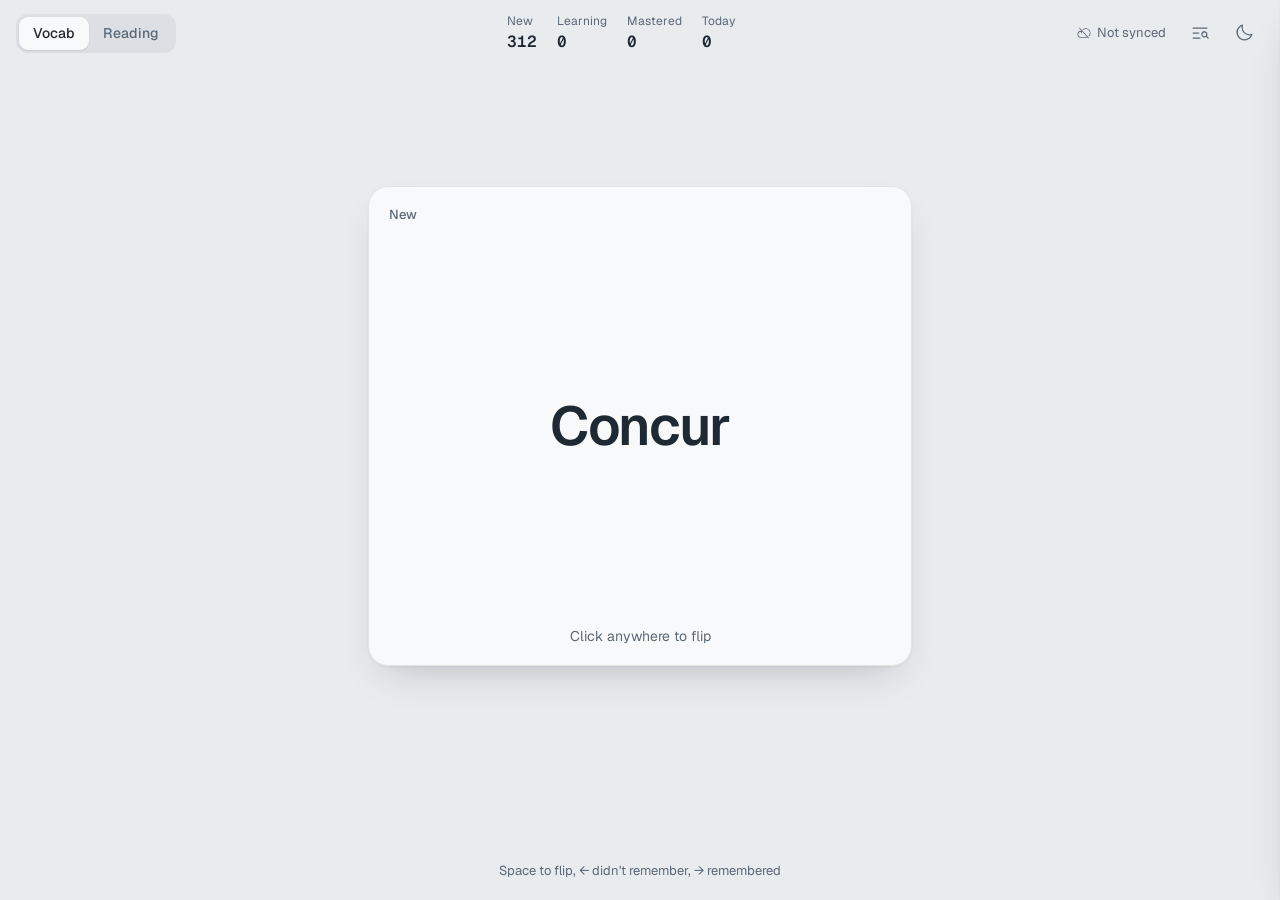
<file: docs/index.html>
<!doctype html>
<html lang="en">
<head>
  <meta charset="utf-8">
  <meta name="viewport" content="width=device-width, initial-scale=1, viewport-fit=cover">
  <title>SAT Vocab</title>
  <meta name="description" content="SAT vocabulary flashcards with spaced repetition.">
  <meta name="theme-color" content="#E9ECEF" media="(prefers-color-scheme: light)">
  <meta name="theme-color" content="#12171C" media="(prefers-color-scheme: dark)">
  <meta name="apple-mobile-web-app-capable" content="yes">
  <meta name="apple-mobile-web-app-title" content="SAT Vocab">
  <meta name="apple-mobile-web-app-status-bar-style" content="default">
  <link rel="manifest" href="manifest.webmanifest">
  <link rel="apple-touch-icon" href="icons/app-180.png">
  <link rel="icon" type="image/png" href="icons/app-192.png">
  <link rel="preload" href="fonts/Geist-Variable.woff2" as="font" type="font/woff2" crossorigin>
  <link rel="stylesheet" href="styles.css">
  <script>
    // Apply the saved theme before first paint to avoid a flash.
    try { const t = localStorage.getItem("satflash.theme"); if (t) document.documentElement.dataset.theme = t; } catch {}
  </script>
</head>
<body>
  <header class="topbar">
    <nav class="sections" aria-label="Sections">
      <a href="./" aria-current="page">Vocab</a>
      <a href="reading.html">Reading</a>
    </nav>
    <dl class="stats" aria-label="Progress">
      <div><dt>New</dt><dd id="stat-new">0</dd></div>
      <div><dt>Learning</dt><dd id="stat-learning">0</dd></div>
      <div><dt>Mastered</dt><dd id="stat-mastered">0</dd></div>
      <div><dt>Today</dt><dd id="stat-today">0</dd></div>
    </dl>
    <div class="actions">
      <button class="sync" id="sync" type="button" aria-label="Sync settings"><span class="icon" id="sync-icon"></span><span id="sync-text" role="status"></span></button>
      <button class="icon-btn" id="open-list" type="button" aria-label="Word list"><span class="icon i-list"></span></button>
      <button class="icon-btn" id="theme-toggle" type="button" aria-label="Toggle dark mode"><span class="icon i-theme"></span></button>
    </div>
  </header>

  <main class="stage">
    <div class="card-slot" id="card-slot">
      <div class="card" id="card" role="button" tabindex="0" aria-label="Flashcard. Activate to flip.">
        <p class="loading" id="loading">Loading words</p>
      </div>
    </div>
  </main>

  <footer class="answers" id="answers">
    <button class="btn btn-miss" id="btn-miss" type="button"><span class="icon i-x"></span>Didn't remember</button>
    <button class="btn btn-hit" id="btn-hit" type="button"><span class="icon i-check"></span>Remembered</button>
    <p class="keys" aria-hidden="true">Space to flip, ← didn't remember, → remembered</p>
  </footer>

  <div class="scrim" id="scrim" hidden></div>
  <aside class="drawer" id="drawer" aria-label="Word list" aria-hidden="true" inert>
    <div class="drawer-head">
      <h2>All words</h2>
      <button class="icon-btn" id="close-list" type="button" aria-label="Close word list"><span class="icon i-x"></span></button>
    </div>
    <div class="search">
      <label for="search-input">Search</label>
      <input id="search-input" type="search" autocomplete="off" spellcheck="false" placeholder="Type a word">
    </div>
    <p class="list-count" id="list-count"></p>
    <ul class="word-list" id="word-list"></ul>
    <div class="drawer-foot">
      <button class="btn-quiet" id="open-reset" type="button"><span class="icon i-reset"></span>Reset progress</button>
    </div>
  </aside>

  <dialog class="modal preview" id="preview" aria-label="Word preview">
    <div class="card" id="preview-card" role="button" tabindex="0" aria-label="Flashcard. Activate to flip."></div>
    <button class="btn btn-plain" id="close-preview" type="button">Close</button>
  </dialog>

  <dialog class="modal confirm" id="confirm-reset" aria-labelledby="reset-title">
    <h2 id="reset-title">Reset all progress?</h2>
    <p>Every word goes back to new. This clears progress on every synced device.</p>
    <div class="confirm-actions">
      <button class="btn btn-plain" id="cancel-reset" type="button">Cancel</button>
      <button class="btn btn-miss" id="do-reset" type="button">Reset</button>
    </div>
  </dialog>

  <dialog class="modal sync-setup" id="sync-dialog" aria-labelledby="sync-title">
    <h2 id="sync-title">Sync with GitHub</h2>
    <div id="sync-disconnected">
      <p>Progress is saved on this device. To share it between your Mac and iPhone, connect a GitHub token that can only edit your gists. Do this once on each device.</p>
      <ol>
        <li><a href="https://github.com/settings/tokens/new?scopes=gist&amp;description=SAT%20Vocab%20sync" target="_blank" rel="noopener">Create a token</a> (gist is already ticked). Set Expiration to "No expiration", then press Generate.</li>
        <li>Copy the token and paste it here.</li>
      </ol>
      <label for="token-input">GitHub token</label>
      <input id="token-input" type="password" autocomplete="off" spellcheck="false" placeholder="ghp_">
      <p class="form-error" id="token-error" hidden></p>
      <div class="confirm-actions">
        <button class="btn btn-plain" type="button" data-close>Cancel</button>
        <button class="btn btn-hit" id="connect-sync" type="button">Connect</button>
      </div>
    </div>
    <div id="sync-connected" hidden>
      <p id="sync-detail"></p>
      <div class="confirm-actions">
        <button class="btn btn-plain" id="disconnect-sync" type="button">Disconnect</button>
        <button class="btn btn-plain" id="sync-now" type="button">Sync now</button>
        <button class="btn btn-hit" type="button" data-close>Done</button>
      </div>
    </div>
  </dialog>

  <script type="module" src="app.js"></script>
</body>
</html>
</file>
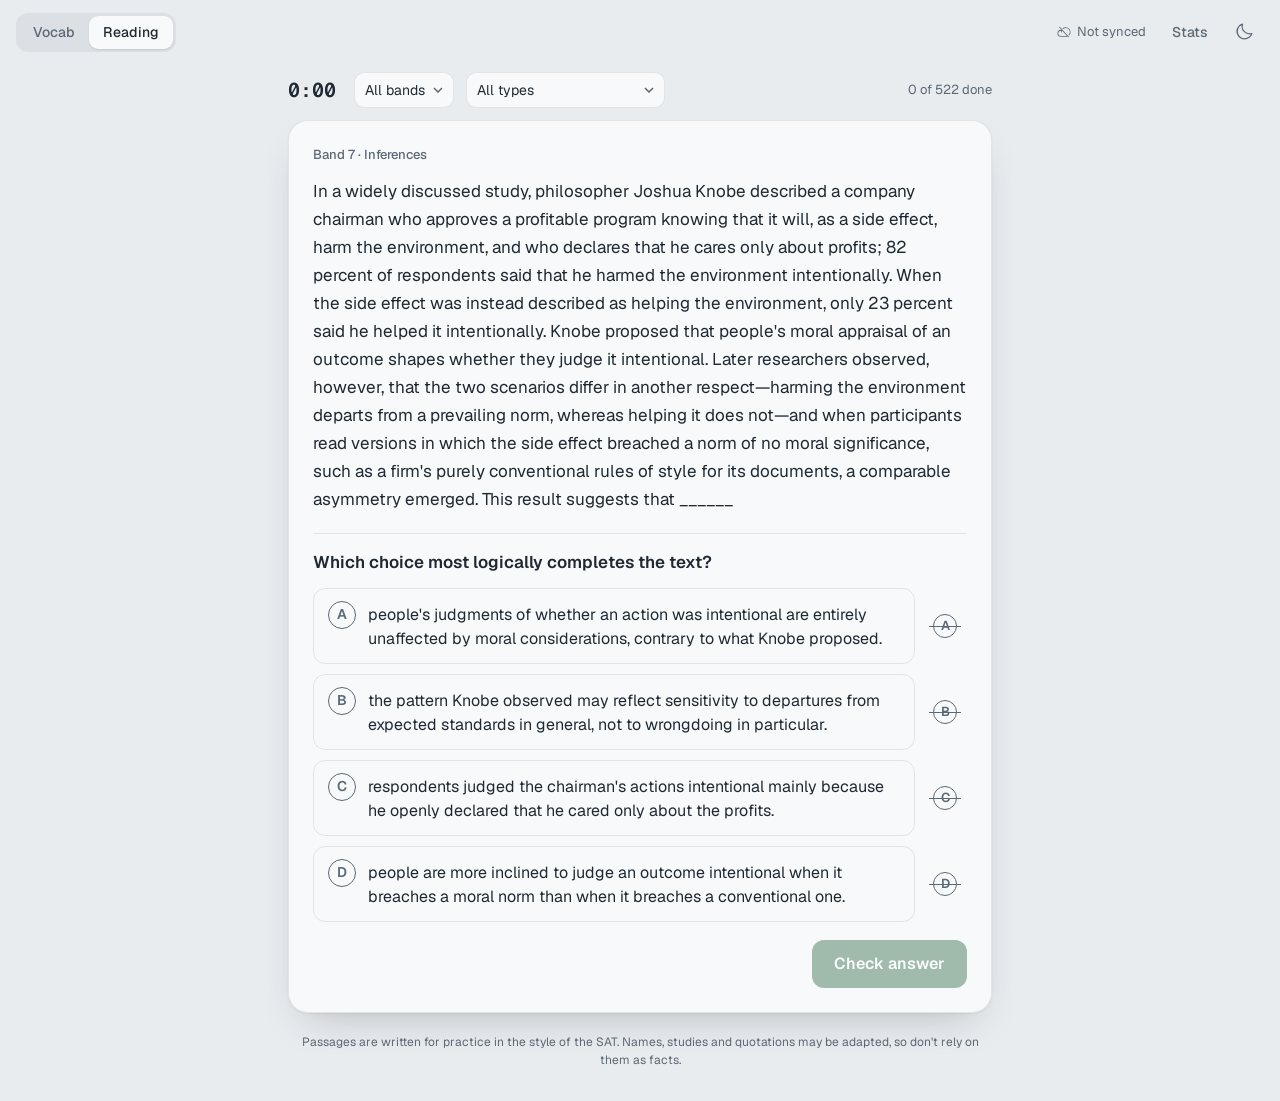
<file: docs/reading.html>
<!doctype html>
<html lang="en">
<head>
  <meta charset="utf-8">
  <meta name="viewport" content="width=device-width, initial-scale=1, viewport-fit=cover">
  <title>SAT Reading</title>
  <meta name="description" content="SAT reading practice questions with explanations.">
  <meta name="theme-color" content="#E9ECEF" media="(prefers-color-scheme: light)">
  <meta name="theme-color" content="#12171C" media="(prefers-color-scheme: dark)">
  <meta name="apple-mobile-web-app-capable" content="yes">
  <meta name="apple-mobile-web-app-title" content="SAT Vocab">
  <meta name="apple-mobile-web-app-status-bar-style" content="default">
  <link rel="manifest" href="manifest.webmanifest">
  <link rel="apple-touch-icon" href="icons/app-180.png">
  <link rel="icon" type="image/png" href="icons/app-192.png">
  <link rel="preload" href="fonts/Geist-Variable.woff2" as="font" type="font/woff2" crossorigin>
  <link rel="stylesheet" href="styles.css">
  <script>
    try { const t = localStorage.getItem("satflash.theme"); if (t) document.documentElement.dataset.theme = t; } catch {}
  </script>
</head>
<body class="reading-page">
  <header class="topbar">
    <nav class="sections" aria-label="Sections">
      <a href="./">Vocab</a>
      <a href="reading.html" aria-current="page">Reading</a>
    </nav>
    <div class="actions">
      <button class="sync" id="sync" type="button" aria-label="Sync settings"><span class="icon" id="sync-icon"></span><span id="sync-text" role="status"></span></button>
      <button class="icon-btn text-btn" id="toggle-stats" type="button" aria-pressed="false">Stats</button>
      <button class="icon-btn" id="theme-toggle" type="button" aria-label="Toggle dark mode"><span class="icon i-theme"></span></button>
    </div>
  </header>

  <main class="reading">
    <section id="practice-view" aria-label="Practice">
      <div class="r-toolbar">
        <p class="r-timer" id="timer" aria-label="Time on this question">0:00</p>
        <label class="r-filter">
          <span class="visually-hidden">Difficulty band</span>
          <select id="band-filter">
            <option value="all">All bands</option>
            <option value="band7">Band 7</option>
            <option value="band6">Band 6</option>
            <option value="older">Older set</option>
          </select>
        </label>
        <label class="r-filter">
          <span class="visually-hidden">Question type</span>
          <select id="type-filter">
            <option value="all">All types</option>
            <option value="central-ideas">Central ideas and details</option>
            <option value="inferences">Inferences</option>
            <option value="textual-evidence">Textual evidence</option>
            <option value="quantitative">Graphs and tables</option>
            <option value="words-in-context">Words in context</option>
            <option value="structure-purpose">Structure and purpose</option>
            <option value="cross-text">Paired texts</option>
            <option value="rhetorical-synthesis">Rhetorical synthesis</option>
            <option value="transitions">Transitions</option>
          </select>
        </label>
        <p class="r-count" id="done-count"></p>
      </div>
      <article class="r-card" id="question"><p class="r-loading">Loading questions</p></article>
    </section>

    <section id="stats-view" aria-label="Statistics" hidden>
      <h2 class="visually-hidden">Statistics</h2>
      <div class="r-tiles" id="stat-tiles"></div>
      <h3 class="r-h3">Accuracy by band (all time)</h3>
      <div class="r-types" id="stat-bands"></div>
      <h3 class="r-h3">Accuracy by type (all time)</h3>
      <div class="r-types" id="stat-types"></div>
      <h3 class="r-h3">Time per question</h3>
      <div class="r-chart-head">
        <label class="r-filter">
          <span class="visually-hidden">Question type shown in the chart</span>
          <select id="chart-type"></select>
        </label>
        <p class="r-chart-key"><span class="key-dot ok" aria-hidden="true"></span>Right <span class="key-dot bad" aria-hidden="true"></span>Wrong <span class="key-avg" aria-hidden="true"></span>Average</p>
      </div>
      <div class="r-chart" id="time-chart"></div>
      <h3 class="r-h3">History</h3>
      <ul class="r-history" id="history"></ul>
    </section>

    <section id="review-view" aria-label="Past question" hidden>
      <button class="btn-quiet" id="back-to-stats" type="button">← Back to stats</button>
      <article class="r-card" id="review"></article>
    </section>

    <p class="r-disclaimer">Passages are written for practice in the style of the SAT. Names, studies and quotations may be adapted, so don't rely on them as facts.</p>
  </main>

  <button class="hl-pop" id="hl-pop" type="button" hidden>Highlight</button>

  <dialog class="modal note-dialog" id="note-dialog" aria-labelledby="note-title">
    <h2 id="note-title">Note</h2>
    <blockquote id="note-quote"></blockquote>
    <label for="note-input" class="visually-hidden">Note</label>
    <textarea id="note-input" rows="4" placeholder="Write a note for yourself"></textarea>
    <div class="confirm-actions">
      <button class="btn btn-plain" id="remove-highlight" type="button">Remove highlight</button>
      <button class="btn btn-plain" type="button" data-close>Cancel</button>
      <button class="btn btn-hit" id="save-note" type="button">Save</button>
    </div>
  </dialog>

  <dialog class="modal sync-setup" id="sync-dialog" aria-labelledby="sync-title">
    <h2 id="sync-title">Sync with GitHub</h2>
    <div id="sync-disconnected">
      <p>Your reading history is saved on this device. To share it between your Mac and iPhone, connect a GitHub token that can only edit your gists. It's the same token as the vocab cards, so if you've connected there on this device, you're already set.</p>
      <ol>
        <li><a href="https://github.com/settings/tokens/new?scopes=gist&amp;description=SAT%20Vocab%20sync" target="_blank" rel="noopener">Create a token</a> (gist is already ticked). Set Expiration to "No expiration", then press Generate.</li>
        <li>Copy the token and paste it here.</li>
      </ol>
      <label for="token-input">GitHub token</label>
      <input id="token-input" type="password" autocomplete="off" spellcheck="false" placeholder="ghp_">
      <p class="form-error" id="token-error" hidden></p>
      <div class="confirm-actions">
        <button class="btn btn-plain" type="button" data-close>Cancel</button>
        <button class="btn btn-hit" id="connect-sync" type="button">Connect</button>
      </div>
    </div>
    <div id="sync-connected" hidden>
      <p id="sync-detail"></p>
      <div class="confirm-actions">
        <button class="btn btn-plain" id="disconnect-sync" type="button">Disconnect</button>
        <button class="btn btn-plain" id="sync-now" type="button">Sync now</button>
        <button class="btn btn-hit" type="button" data-close>Done</button>
      </div>
    </div>
  </dialog>

  <script type="module" src="reading.js"></script>
</body>
</html>
</file>
<file: docs/styles.css>
@font-face {
  font-family: "Geist";
  src: url("fonts/Geist-Variable.woff2") format("woff2");
  font-weight: 100 900;
  font-display: swap;
}
@font-face {
  font-family: "Geist Mono";
  src: url("fonts/GeistMono-Variable.woff2") format("woff2");
  font-weight: 100 900;
  font-display: swap;
}

/* Terracotta + Slate. Button fills are a shade deeper than the accent so white
   labels pass WCAG AA (4.95:1 and 5.84:1). */
:root {
  color-scheme: light;
  --bg: #E9ECEF;
  --surface: #F8F9FA;
  --text: #1F2933;
  --muted: #5B6876;
  --accent: #C4552D;
  --accent-text: #A8482A;
  --line: rgb(31 41 51 / 0.1);
  --hover: rgb(31 41 51 / 0.06);
  --miss: #B5532F;
  --hit: #37704F;
  --hit-text: #2F6346;
  --shadow: 0 1px 2px rgb(31 41 51 / 0.06), 0 18px 40px -18px rgb(31 41 51 / 0.28);
  --scrim: rgb(18 23 28 / 0.4);
  --highlight: rgb(237 161 0 / 0.32);
  --s1: #2a78d6;
  --s2: #eb6834;
  --s3: #1baf7a;
  --s4: #eda100;

  --ease-out: cubic-bezier(0.23, 1, 0.32, 1);
  --ease-in-out: cubic-bezier(0.77, 0, 0.175, 1);
  --ease-drawer: cubic-bezier(0.32, 0.72, 0, 1);
  --radius-card: 20px;
  --radius-control: 12px;
}

@media (prefers-color-scheme: dark) {
  :root:not([data-theme="light"]) {
    color-scheme: dark;
    --bg: #12171C;
    --surface: #1B2229;
    --text: #E4E7EB;
    --muted: #9AA5B1;
    --accent: #D9693F;
    --accent-text: #E07B55;
    --line: rgb(228 231 235 / 0.1);
    --hover: rgb(228 231 235 / 0.06);
    --hit-text: #6FB58F;
    --shadow: 0 1px 2px rgb(0 0 0 / 0.3), 0 18px 40px -18px rgb(0 0 0 / 0.6);
    --scrim: rgb(5 8 11 / 0.6);
    --highlight: rgb(201 133 0 / 0.38);
    --s1: #3987e5;
    --s2: #d95926;
    --s3: #199e70;
    --s4: #c98500;
  }
}
:root[data-theme="dark"] {
  color-scheme: dark;
  --bg: #12171C;
  --surface: #1B2229;
  --text: #E4E7EB;
  --muted: #9AA5B1;
  --accent: #D9693F;
  --accent-text: #E07B55;
  --line: rgb(228 231 235 / 0.1);
  --hover: rgb(228 231 235 / 0.06);
  --hit-text: #6FB58F;
  --shadow: 0 1px 2px rgb(0 0 0 / 0.3), 0 18px 40px -18px rgb(0 0 0 / 0.6);
  --scrim: rgb(5 8 11 / 0.6);
  --highlight: rgb(201 133 0 / 0.38);
  --s1: #3987e5;
  --s2: #d95926;
  --s3: #199e70;
  --s4: #c98500;
}

*, *::before, *::after { box-sizing: border-box; }

html, body { margin: 0; height: 100%; }

body {
  min-height: 100dvh;
  display: grid;
  grid-template-rows: auto 1fr auto;
  background: var(--bg);
  color: var(--text);
  font-family: "Geist", system-ui, -apple-system, sans-serif;
  font-size: 16px;
  line-height: 1.5;
  -webkit-font-smoothing: antialiased;
  -webkit-tap-highlight-color: transparent;
  padding: env(safe-area-inset-top) env(safe-area-inset-right) env(safe-area-inset-bottom) env(safe-area-inset-left);
}

button, input { font: inherit; color: inherit; }
button { cursor: pointer; }
h2 { margin: 0; font-size: 1.125rem; font-weight: 600; letter-spacing: -0.01em; }

/* Icons: Phosphor SVGs used as masks so they take the current text color. */
.icon {
  display: inline-block;
  width: 1.15em;
  height: 1.15em;
  flex: none;
  background: currentColor;
  -webkit-mask: center / contain no-repeat;
  mask: center / contain no-repeat;
}
.i-x { -webkit-mask-image: url("icons/x.svg"); mask-image: url("icons/x.svg"); }
.i-check { -webkit-mask-image: url("icons/check.svg"); mask-image: url("icons/check.svg"); }
.i-list { -webkit-mask-image: url("icons/list-magnifying-glass.svg"); mask-image: url("icons/list-magnifying-glass.svg"); }
.i-reset { -webkit-mask-image: url("icons/arrow-counter-clockwise.svg"); mask-image: url("icons/arrow-counter-clockwise.svg"); }
.i-cloud-ok { -webkit-mask-image: url("icons/cloud-check.svg"); mask-image: url("icons/cloud-check.svg"); }
.i-cloud-off { -webkit-mask-image: url("icons/cloud-slash.svg"); mask-image: url("icons/cloud-slash.svg"); }
.i-theme { -webkit-mask-image: url("icons/moon.svg"); mask-image: url("icons/moon.svg"); }
:root[data-theme="dark"] .i-theme { -webkit-mask-image: url("icons/sun.svg"); mask-image: url("icons/sun.svg"); }
@media (prefers-color-scheme: dark) {
  :root:not([data-theme="light"]) .i-theme { -webkit-mask-image: url("icons/sun.svg"); mask-image: url("icons/sun.svg"); }
}

:focus-visible { outline: 2px solid var(--accent); outline-offset: 2px; }

/* Top bar */
.topbar {
  display: flex;
  flex-wrap: wrap;
  align-items: center;
  justify-content: space-between;
  gap: 8px 12px;
  padding: 12px 16px;
}

/* Vocab | Reading switch */
.sections {
  display: inline-flex;
  padding: 3px;
  border-radius: var(--radius-control);
  background: var(--hover);
}
.sections a {
  padding: 6px 14px;
  border-radius: 9px;
  color: var(--muted);
  font-size: 0.875rem;
  font-weight: 500;
  text-decoration: none;
  transition: background-color 150ms ease, color 150ms ease;
}
.sections a[aria-current="page"] { background: var(--surface); color: var(--text); box-shadow: 0 1px 2px rgb(31 41 51 / 0.12); }
@media (hover: hover) and (pointer: fine) {
  .sections a:not([aria-current]):hover { color: var(--text); }
}
@media (max-width: 600px) {
  body:not(.reading-page) .sections { order: -1; width: 100%; }
  body:not(.reading-page) .sections a { flex: 1; text-align: center; }
}
.stats { display: flex; gap: 20px; margin: 0; }
.stats div { display: flex; flex-direction: column; }
.stats dt { font-size: 0.75rem; color: var(--muted); }
.stats dd {
  margin: 0;
  font-family: "Geist Mono", ui-monospace, monospace;
  font-size: 1rem;
  font-weight: 600;
  font-variant-numeric: tabular-nums;
}
.actions { display: flex; align-items: center; gap: 4px; }

.icon-btn, .sync {
  display: inline-flex;
  align-items: center;
  justify-content: center;
  gap: 6px;
  height: 40px;
  min-width: 40px;
  padding: 0 10px;
  border: 0;
  border-radius: var(--radius-control);
  background: transparent;
  color: var(--muted);
  transition: background-color 150ms ease, scale 160ms ease-out;
}
.icon-btn .icon { width: 20px; height: 20px; }
.sync { font-size: 0.8125rem; }
.icon-btn:active, .sync:active { scale: 0.97; }
@media (hover: hover) and (pointer: fine) {
  .icon-btn:hover, .sync:hover { background: var(--hover); color: var(--text); }
}

/* Card */
.stage {
  display: grid;
  place-items: center;
  padding: 8px 16px;
  min-height: 0;
}
.card-slot {
  width: min(100%, 34rem);
  height: min(100%, 30rem);
  min-height: 18rem;
  perspective: 1400px;
}
.card {
  position: relative;
  width: 100%;
  height: 100%;
  cursor: pointer;
  border-radius: var(--radius-card);
  user-select: none;
  -webkit-user-select: none;
  outline: none;
}
.card-inner {
  position: absolute;
  inset: 0;
  transform-style: preserve-3d;
  transition: transform 420ms var(--ease-in-out);
}
.card[data-flipped] .card-inner { transform: rotateY(180deg); }
.card.no-anim .card-inner, .card.no-anim .face { transition: none; }

.face {
  position: absolute;
  inset: 0;
  border-radius: var(--radius-card);
  background: var(--surface);
  border: 1px solid var(--line);
  box-shadow: var(--shadow);
  backface-visibility: hidden;
  -webkit-backface-visibility: hidden;
  overflow: hidden;
}
.card:focus-visible .face { outline: 2px solid var(--accent); outline-offset: 3px; }
@media (hover: hover) and (pointer: fine) {
  .card:hover .face { border-color: rgb(196 85 45 / 0.35); }
}

.front {
  display: grid;
  place-items: center;
  padding: 56px 24px;
}
.front .word {
  margin: 0;
  font-size: clamp(2.1rem, 8vw, 3.4rem);
  font-weight: 600;
  letter-spacing: -0.025em;
  line-height: 1.1;
  text-align: center;
  overflow-wrap: anywhere;
}
.front .tag {
  position: absolute;
  top: 18px;
  left: 20px;
  font-size: 0.8125rem;
  font-weight: 500;
  color: var(--muted);
}
.front .tag[data-kind="again"] { color: var(--accent-text); }
.front .hint {
  position: absolute;
  bottom: 18px;
  left: 0;
  right: 0;
  text-align: center;
  font-size: 0.875rem;
  color: var(--muted);
}

.back { transform: rotateY(180deg); }
.back-scroll {
  height: 100%;
  overflow-y: auto;
  overscroll-behavior: contain;
  padding: 24px 24px 28px;
}
.back .word { margin: 0 0 18px; font-size: 1.5rem; font-weight: 600; letter-spacing: -0.015em; line-height: 1.2; }
.back dl { margin: 0; display: grid; gap: 16px; }
.back dt { font-size: 0.8125rem; font-weight: 500; color: var(--muted); margin-bottom: 2px; }
.back dd { margin: 0; font-size: 1.0625rem; line-height: 1.55; }
.back dd.example { font-style: italic; }
.back .synonyms { color: var(--accent-text); font-weight: 500; }

.loading, .error {
  position: absolute;
  inset: 0;
  display: grid;
  place-items: center;
  margin: 0;
  padding: 24px;
  text-align: center;
  color: var(--muted);
}
.error { color: var(--accent-text); }

/* Answer buttons */
.answers {
  display: grid;
  grid-template-columns: 1fr 1fr;
  gap: 12px;
  width: min(100%, 34rem);
  margin: 0 auto;
  padding: 8px 16px 20px;
}
.btn {
  display: inline-flex;
  align-items: center;
  justify-content: center;
  gap: 8px;
  height: 52px;
  padding: 0 16px;
  border: 0;
  border-radius: var(--radius-control);
  font-weight: 600;
  white-space: nowrap;
  color: #fff;
  transition: opacity 200ms var(--ease-out), translate 200ms var(--ease-out), scale 160ms ease-out, filter 150ms ease;
}
.btn:active { scale: 0.97; }
.btn-miss { background: var(--miss); }
.btn-hit { background: var(--hit); transition-delay: 40ms, 40ms, 0ms, 0ms; }
.btn-plain { background: var(--hover); color: var(--text); }
@media (hover: hover) and (pointer: fine) {
  .btn:hover { filter: brightness(1.06); }
}
.answers:not([data-revealed]) .btn { opacity: 0; translate: 0 8px; }
.answers:not([data-revealed]) .btn-hit { transition-delay: 0ms; }

.keys {
  display: none;
  grid-column: 1 / -1;
  margin: 2px 0 0;
  text-align: center;
  font-size: 0.8125rem;
  color: var(--muted);
}
@media (hover: hover) and (pointer: fine) {
  .keys { display: block; }
}

/* Word list drawer */
.scrim {
  position: fixed;
  inset: 0;
  background: var(--scrim);
  opacity: 0;
  pointer-events: none;
  transition: opacity 200ms ease;
}
.scrim.open { opacity: 1; pointer-events: auto; }
.scrim[hidden] { display: block; }

.drawer {
  position: fixed;
  top: 0;
  right: 0;
  bottom: 0;
  width: min(26rem, 100vw);
  display: grid;
  grid-template-rows: auto auto auto 1fr auto;
  background: var(--surface);
  border-left: 1px solid var(--line);
  box-shadow: var(--shadow);
  padding: env(safe-area-inset-top) env(safe-area-inset-right) env(safe-area-inset-bottom) 0;
  transform: translateX(100%);
  transition: transform 300ms var(--ease-drawer);
}
.drawer.open { transform: translateX(0); }
.drawer-head { display: flex; align-items: center; justify-content: space-between; padding: 16px 12px 8px 20px; }
.search { display: grid; gap: 6px; padding: 0 20px 8px; }
.search label, .sync-setup label { font-size: 0.8125rem; font-weight: 500; color: var(--muted); }
input[type="search"], input[type="password"] {
  height: 44px;
  width: 100%;
  padding: 0 12px;
  border: 1px solid var(--line);
  border-radius: var(--radius-control);
  background: var(--bg);
  font-size: 1rem;
}
input::placeholder { color: var(--muted); opacity: 1; }
input:focus-visible { outline: 2px solid var(--accent); outline-offset: 0; border-color: transparent; }
.list-count { margin: 0; padding: 4px 20px 8px; font-size: 0.8125rem; color: var(--muted); }

.word-list {
  list-style: none;
  margin: 0;
  padding: 0 8px 12px;
  overflow-y: auto;
  overscroll-behavior: contain;
}
.word-list button {
  display: grid;
  grid-template-columns: 1fr auto;
  align-items: baseline;
  gap: 2px 12px;
  width: 100%;
  padding: 10px 12px;
  border: 0;
  border-radius: var(--radius-control);
  background: transparent;
  text-align: left;
  transition: background-color 150ms ease;
}
@media (hover: hover) and (pointer: fine) {
  .word-list button:hover { background: var(--hover); }
}
.word-list .w { font-weight: 600; }
.word-list .m {
  grid-column: 1 / -1;
  font-size: 0.875rem;
  color: var(--muted);
  overflow: hidden;
  text-overflow: ellipsis;
  white-space: nowrap;
}
.word-list .status { font-size: 0.8125rem; font-weight: 500; color: var(--muted); }
.word-list .status[data-s="learning"] { color: var(--accent-text); }
.word-list .status[data-s="mastered"] { color: var(--hit-text); }
.empty { padding: 24px 12px; color: var(--muted); text-align: center; }

.drawer-foot { padding: 8px 12px 12px; border-top: 1px solid var(--line); }
.btn-quiet {
  display: inline-flex;
  align-items: center;
  gap: 8px;
  height: 40px;
  padding: 0 12px;
  border: 0;
  border-radius: var(--radius-control);
  background: transparent;
  color: var(--accent-text);
  font-weight: 500;
  transition: background-color 150ms ease, scale 160ms ease-out;
}
.btn-quiet:active { scale: 0.97; }
@media (hover: hover) and (pointer: fine) {
  .btn-quiet:hover { background: var(--hover); }
}

/* Dialogs */
.modal {
  width: min(28rem, calc(100vw - 32px));
  padding: 24px;
  border: 1px solid var(--line);
  border-radius: var(--radius-card);
  background: var(--surface);
  color: var(--text);
  box-shadow: var(--shadow);
}
.modal::backdrop { background: var(--scrim); }
.modal[open] { animation: pop-in 200ms var(--ease-out); }
.confirm > p, .sync-setup p { margin: 8px 0 0; color: var(--muted); }
.confirm-actions { display: flex; flex-wrap: wrap; justify-content: flex-end; gap: 8px; margin-top: 20px; }
.confirm-actions .btn { height: 44px; }

.sync-setup ol { margin: 12px 0 16px; padding-left: 20px; color: var(--muted); display: grid; gap: 6px; }
.sync-setup a { color: var(--accent-text); font-weight: 500; }
.sync-setup label { display: block; margin-bottom: 6px; }
.form-error { color: var(--accent-text) !important; font-size: 0.875rem; }

.preview {
  width: min(34rem, calc(100vw - 32px));
  padding: 0;
  border: 0;
  background: transparent;
  box-shadow: none;
  overflow: visible;
}
.preview .card { height: min(70dvh, 28rem); perspective: 1400px; }
.preview #close-preview { display: flex; margin: 16px auto 0; }

@keyframes pop-in {
  from { opacity: 0; transform: scale(0.96); }
  to { opacity: 1; transform: scale(1); }
}

/* Small screens */
@media (max-width: 480px) {
  .stats { gap: 14px; }
  .sync #sync-text { display: none; }
  .sync { padding: 0; }
  .back-scroll { padding: 20px 20px 24px; }
}

/* Reduced motion: keep fades, drop movement. The flip becomes a crossfade. */
@media (prefers-reduced-motion: reduce) {
  .card-inner, .card[data-flipped] .card-inner { transform: none; transition: none; }
  .face { transition: opacity 200ms ease; }
  .back { transform: none; opacity: 0; }
  .card[data-flipped] .back { opacity: 1; }
  .card[data-flipped] .front { opacity: 0; }
  .answers:not([data-revealed]) .btn { translate: none; }
  .drawer { transition: opacity 200ms ease; transform: none; opacity: 0; visibility: hidden; }
  .drawer.open { opacity: 1; visibility: visible; }
  .modal[open] { animation: fade-in 200ms ease; }
  @keyframes fade-in { from { opacity: 0; } }
}

/* ---------- Reading practice ---------- */

.visually-hidden {
  position: absolute;
  width: 1px;
  height: 1px;
  overflow: hidden;
  clip: rect(0 0 0 0);
  white-space: nowrap;
}

body.reading-page { grid-template-rows: auto 1fr; }
.text-btn { font-size: 0.875rem; font-weight: 500; padding: 0 12px; }
.icon-btn[aria-pressed="true"] { color: var(--text); background: var(--hover); }

.reading {
  width: min(100%, 46rem);
  margin: 0 auto;
  padding: 0 16px 32px;
}

.r-toolbar {
  position: sticky;
  top: 0;
  z-index: 2;
  display: flex;
  flex-wrap: wrap;
  align-items: center;
  gap: 8px 12px;
  padding: 8px 0 12px;
  background: var(--bg);
}
.r-timer {
  margin: 0;
  min-width: 4.5ch;
  font-family: "Geist Mono", ui-monospace, monospace;
  font-size: 1.25rem;
  font-weight: 600;
  font-variant-numeric: tabular-nums;
}
.r-filter select {
  height: 36px;
  padding: 0 28px 0 10px;
  border: 1px solid var(--line);
  border-radius: 10px;
  background: var(--surface) url("data:image/svg+xml,%3Csvg xmlns='http://www.w3.org/2000/svg' width='10' height='6'%3E%3Cpath d='M1 1l4 4 4-4' fill='none' stroke='%235B6876' stroke-width='1.5'/%3E%3C/svg%3E") no-repeat right 10px center;
  color: var(--text);
  font: inherit;
  font-size: 0.875rem;
  appearance: none;
  -webkit-appearance: none;
  max-width: 40vw;
}
.r-count { margin: 0 0 0 auto; font-size: 0.8125rem; color: var(--muted); white-space: nowrap; }

.r-card {
  padding: 24px;
  border: 1px solid var(--line);
  border-radius: var(--radius-card);
  background: var(--surface);
  box-shadow: var(--shadow);
}
.r-loading, .r-card > .error { margin: 0; padding: 40px 0; text-align: center; color: var(--muted); }
.r-card > .error { color: var(--accent-text); }
.r-meta { margin: 0 0 12px; font-size: 0.8125rem; font-weight: 500; color: var(--muted); }
.r-intro { margin: 0 0 12px; color: var(--muted); font-size: 0.9375rem; }

.r-passage { font-size: 1.0625rem; line-height: 1.65; }
.r-label { margin: 16px 0 4px; font-weight: 600; font-size: 0.9375rem; }
.r-label:first-child { margin-top: 0; }
.r-text { margin: 0 0 8px; }
.r-text u { text-decoration-thickness: 1.5px; text-underline-offset: 3px; }
mark.hl {
  background: var(--highlight);
  color: inherit;
  border-radius: 3px;
  cursor: pointer;
  box-decoration-break: clone;
  -webkit-box-decoration-break: clone;
}
mark.hl.has-note::after {
  content: "";
  display: inline-block;
  width: 7px;
  height: 7px;
  margin: 0 1px 0 3px;
  border-radius: 50%;
  background: var(--accent);
  vertical-align: super;
}
.r-hint { margin: 4px 0 0; font-size: 0.8125rem; color: var(--muted); }
@media (hover: hover) and (pointer: fine) { .r-hint { display: none; } }

.r-notes { list-style: none; margin: 8px 0 0; padding: 0; display: grid; gap: 6px; }
.r-notes button {
  display: grid;
  gap: 2px;
  width: 100%;
  padding: 8px 12px;
  border: 0;
  border-left: 3px solid var(--accent);
  border-radius: 8px;
  background: var(--hover);
  text-align: left;
}
.r-notes-q { font-size: 0.8125rem; color: var(--muted); }
.r-notes-t { font-size: 0.9375rem; white-space: pre-wrap; }

.hl-pop {
  position: fixed;
  z-index: 20;
  height: 36px;
  padding: 0 14px;
  border: 0;
  border-radius: 10px;
  background: var(--text);
  color: var(--surface);
  font-size: 0.875rem;
  font-weight: 600;
  box-shadow: var(--shadow);
}
.hl-pop[hidden] { display: none; }

.r-stem { margin: 20px 0 12px; padding-top: 16px; border-top: 1px solid var(--line); font-weight: 600; font-size: 1.0625rem; }

.r-choices { list-style: none; margin: 0; padding: 0; display: grid; gap: 10px; }
.r-choice-row { display: flex; align-items: stretch; gap: 8px; }
.r-opt {
  flex: 1;
  display: flex;
  align-items: flex-start;
  gap: 12px;
  min-height: 52px;
  padding: 12px 14px;
  border: 1.5px solid var(--line);
  border-radius: var(--radius-control);
  background: transparent;
  text-align: left;
  line-height: 1.5;
  transition: border-color 150ms ease, background-color 150ms ease, scale 160ms ease-out;
}
.r-opt:not(:disabled):active { scale: 0.99; }
@media (hover: hover) and (pointer: fine) {
  .r-opt:not(:disabled):hover { border-color: var(--muted); }
}
.r-letter {
  flex: none;
  display: grid;
  place-items: center;
  width: 28px;
  height: 28px;
  border: 1.5px solid currentColor;
  border-radius: 50%;
  font-size: 0.875rem;
  font-weight: 600;
  color: var(--muted);
}
.r-opt-text { flex: 1; padding-top: 2px; }
.r-choice[data-selected] .r-opt { border-color: var(--s1); background: rgb(42 120 214 / 0.08); }
.r-choice[data-selected] .r-letter { background: var(--s1); border-color: var(--s1); color: #fff; }
.r-opt:disabled { cursor: default; color: inherit; }

.r-strike {
  flex: none;
  position: relative;
  display: grid;
  place-items: center;
  width: 44px;
  border: 0;
  border-radius: var(--radius-control);
  background: transparent;
  color: var(--muted);
  font-size: 0.8125rem;
  font-weight: 600;
  transition: background-color 150ms ease;
}
.r-strike span {
  position: relative;
  display: grid;
  place-items: center;
  width: 24px;
  height: 24px;
  border: 1.5px solid currentColor;
  border-radius: 50%;
}
.r-strike span::after {
  content: "";
  position: absolute;
  left: -5px;
  right: -5px;
  top: 50%;
  height: 1.5px;
  background: currentColor;
}
@media (hover: hover) and (pointer: fine) {
  .r-strike:hover { background: var(--hover); color: var(--text); }
}
.r-strike[aria-pressed="true"] { color: var(--accent-text); }
.r-choice[data-struck] .r-opt { opacity: 0.5; }
.r-choice[data-struck] .r-opt-text { text-decoration: line-through; text-decoration-thickness: 1.5px; }

.r-choice[data-result="correct"] .r-opt { border-color: var(--hit); background: rgb(55 112 79 / 0.1); }
.r-choice[data-result="correct"] .r-letter { background: var(--hit); border-color: var(--hit); color: #fff; }
.r-choice[data-result="wrong"] .r-opt { border-color: var(--miss); background: rgb(181 83 47 / 0.1); }
.r-choice[data-result="wrong"] .r-letter { background: var(--miss); border-color: var(--miss); color: #fff; }
.r-badge {
  flex: none;
  align-self: center;
  padding: 2px 8px;
  border-radius: 999px;
  font-size: 0.75rem;
  font-weight: 600;
  white-space: nowrap;
}
.r-badge[data-k="correct"] { color: var(--hit-text); border: 1px solid currentColor; }
.r-badge[data-k="wrong"] { color: var(--accent-text); border: 1px solid currentColor; }
.r-why { margin: 6px 4px 4px 54px; font-size: 0.9375rem; color: var(--muted); line-height: 1.55; }
.r-choice[data-result="correct"] .r-why { color: var(--text); }

.r-actions { display: flex; flex-wrap: wrap; align-items: center; justify-content: flex-end; gap: 12px; margin-top: 18px; }
.r-actions .btn { height: 48px; padding: 0 22px; }
.r-actions .btn:disabled { opacity: 0.45; cursor: default; filter: none; }
.r-result { margin: 0 auto 0 0; font-weight: 600; }
.r-result[data-ok="true"] { color: var(--hit-text); }
.r-result[data-ok="false"] { color: var(--accent-text); }
.r-result-meta { display: block; font-weight: 400; font-size: 0.8125rem; color: var(--muted); }

.r-explain { margin-top: 20px; padding: 16px 18px; border-radius: var(--radius-control); background: var(--hover); }
.r-explain h3 { margin: 0 0 6px; font-size: 0.9375rem; font-weight: 600; }
.r-explain p { margin: 0; line-height: 1.6; }

.r-done { padding: 24px 0; text-align: center; }
.r-done p { color: var(--muted); }

.r-disclaimer { margin: 20px 0 0; font-size: 0.75rem; color: var(--muted); text-align: center; }

/* Figures */
.fig { margin: 0 0 16px; }
.fig figcaption { margin-bottom: 8px; font-weight: 600; font-size: 0.9375rem; text-align: center; }
.fig-scroll { overflow-x: auto; }
.fig-table { border-collapse: collapse; margin: 0 auto; font-size: 0.875rem; font-variant-numeric: tabular-nums; }
.fig-table th, .fig-table td { padding: 6px 10px; border: 1px solid var(--line); text-align: left; vertical-align: top; }
.fig-table thead th { background: var(--hover); font-weight: 600; }
.fig-table tbody th { font-weight: 500; }
.fig-chart { width: 100%; overflow: hidden; }
.chart { display: block; margin: 0 auto; max-width: 100%; height: auto; }
.chart text { font-family: "Geist", system-ui, sans-serif; fill: var(--muted); }
.chart .tick { font-size: 12px; }
.chart .axis-label { font-size: 12px; font-weight: 500; }
.chart .val { font-size: 11px; font-weight: 600; fill: var(--text); font-variant-numeric: tabular-nums; }
.chart .grid { stroke: var(--line); stroke-width: 1; }
.chart .axis { stroke: var(--muted); stroke-width: 1; }
.chart .line { fill: none; stroke-width: 2; stroke-linejoin: round; stroke-linecap: round; }
.chart .dot { stroke: var(--surface); stroke-width: 2; }
.chart .avg { stroke: var(--muted); stroke-width: 1.5; stroke-dasharray: 5 4; }
.chart .avg-label { font-size: 11px; font-weight: 500; paint-order: stroke; stroke: var(--surface); stroke-width: 4px; stroke-linejoin: round; }
.r-chart .line { stroke: var(--s1); }
.r-chart .dot.ok { fill: var(--hit-text); }
.r-chart .dot.bad { fill: var(--surface); stroke: var(--accent-text); stroke-width: 2.5; }
.r-chart .hit { fill: transparent; }
.r-chart .pt { cursor: pointer; outline: none; }
.r-chart .pt:focus-visible .dot { stroke: var(--text); stroke-width: 3; }
.r-chart-head { display: flex; flex-wrap: wrap; align-items: center; justify-content: space-between; gap: 8px 12px; margin-bottom: 10px; }
.r-chart-key { display: flex; align-items: center; gap: 6px; margin: 0; font-size: 0.8125rem; color: var(--muted); }
.key-dot { display: inline-block; width: 10px; height: 10px; border-radius: 50%; margin-left: 6px; }
.key-dot.ok { background: var(--hit-text); }
.key-dot.bad { border: 2.5px solid var(--accent-text); }
.key-avg { display: inline-block; width: 16px; border-top: 2px dashed var(--muted); margin-left: 6px; }
.r-chart { position: relative; padding: 12px 8px 6px; border: 1px solid var(--line); border-radius: var(--radius-control); background: var(--surface); }
.r-chart-empty { margin: 24px 8px; color: var(--muted); font-size: 0.875rem; text-align: center; }
.r-tip { position: absolute; z-index: 3; min-width: 150px; padding: 8px 10px; border: 1px solid var(--line); border-radius: 10px; background: var(--surface); box-shadow: var(--shadow); font-size: 0.8125rem; pointer-events: none; }
.r-tip p { margin: 0; }
.r-tip-head { font-weight: 600; font-variant-numeric: tabular-nums; }
.r-tip-head [data-ok="true"] { color: var(--hit-text); }
.r-tip-head [data-ok="false"] { color: var(--accent-text); }
.r-tip-meta { color: var(--muted); }
.fig-legend { display: flex; flex-wrap: wrap; justify-content: center; gap: 6px 16px; list-style: none; margin: 6px 0 0; padding: 0; font-size: 0.8125rem; color: var(--muted); }
.fig-legend li { display: inline-flex; align-items: center; gap: 6px; }
.fig-legend .sw { width: 12px; height: 12px; border-radius: 3px; }
.fig-note { margin: 8px 0 0; font-size: 0.8125rem; color: var(--muted); }
.fig-data { margin-top: 8px; font-size: 0.8125rem; }
.fig-data summary { cursor: pointer; color: var(--muted); width: fit-content; }
.fig-data table { margin-top: 8px; }

/* Stats */
.r-tiles { display: grid; grid-template-columns: repeat(4, 1fr); gap: 10px; padding-top: 8px; }
.r-tile { padding: 16px; border: 1px solid var(--line); border-radius: var(--radius-control); background: var(--surface); }
.r-tile p { margin: 0; }
.r-tile-label { font-size: 0.8125rem; font-weight: 500; color: var(--muted); }
.r-tile-num { margin-top: 4px !important; font-family: "Geist Mono", ui-monospace, monospace; font-size: 2rem; font-weight: 600; line-height: 1.1; font-variant-numeric: tabular-nums; }
.r-tile-sub { font-size: 0.8125rem; color: var(--muted); }
.r-tile dl { margin: 12px 0 0; display: grid; gap: 4px; }
.r-tile dl div { display: flex; justify-content: space-between; gap: 8px; font-size: 0.875rem; }
.r-tile dt { color: var(--muted); }
.r-tile dd { margin: 0; font-weight: 600; font-variant-numeric: tabular-nums; }
.r-h3 { margin: 28px 0 10px; font-size: 1rem; font-weight: 600; }
.r-types { display: grid; grid-template-columns: 1fr 1fr; gap: 10px; }
.r-type { padding: 14px 16px; border: 1px solid var(--line); border-radius: var(--radius-control); background: var(--surface); }
.r-type p { margin: 0; }
.r-type-name { font-size: 0.875rem; font-weight: 500; }
.r-type-num { margin-top: 2px !important; font-size: 1.25rem; font-weight: 600; font-variant-numeric: tabular-nums; }
.r-type-num span { display: block; font-size: 0.8125rem; font-weight: 400; color: var(--muted); }
.r-meter { height: 6px; margin-top: 10px; border-radius: 3px; background: var(--hover); overflow: hidden; }
.r-meter span { display: block; height: 100%; border-radius: 3px; background: var(--hit); }
.r-history { list-style: none; margin: 0; padding: 0; display: grid; gap: 6px; }
.r-history button {
  display: grid;
  grid-template-columns: auto 1fr;
  gap: 2px 12px;
  width: 100%;
  padding: 12px 14px;
  border: 1px solid var(--line);
  border-radius: var(--radius-control);
  background: var(--surface);
  text-align: left;
  transition: border-color 150ms ease;
}
@media (hover: hover) and (pointer: fine) {
  .r-history button:hover { border-color: var(--muted); }
}
.r-h-mark { grid-row: span 2; align-self: center; font-size: 0.8125rem; font-weight: 600; min-width: 3.2em; }
.r-h-mark[data-ok="true"] { color: var(--hit-text); }
.r-h-mark[data-ok="false"] { color: var(--accent-text); }
.r-h-text { font-size: 0.9375rem; }
.r-h-meta { font-size: 0.8125rem; color: var(--muted); }
#review-view .btn-quiet { margin: 4px 0 12px -12px; color: var(--muted); }

/* Note dialog */
.note-dialog blockquote {
  margin: 12px 0;
  padding: 8px 12px;
  border-left: 3px solid var(--s4);
  background: var(--hover);
  border-radius: 6px;
  color: var(--muted);
  max-height: 8rem;
  overflow-y: auto;
}
.note-dialog textarea {
  width: 100%;
  padding: 10px 12px;
  border: 1px solid var(--line);
  border-radius: var(--radius-control);
  background: var(--bg);
  color: var(--text);
  font: inherit;
  resize: vertical;
}
.note-dialog textarea:focus-visible { outline: 2px solid var(--accent); outline-offset: 0; border-color: transparent; }
.note-dialog #remove-highlight { margin-right: auto; color: var(--accent-text); }

@media (max-width: 600px) {
  .r-card { padding: 18px 16px; border-radius: 16px; }
  .r-tiles { grid-template-columns: 1fr 1fr; }
  .r-types { grid-template-columns: 1fr; }
  .r-why { margin-left: 4px; }
  .r-choice-row { gap: 4px; }
  .r-strike { width: 34px; }
  .r-passage { font-size: 1rem; }
  .reading-page .sections a { padding: 6px 10px; }
}
</file>
